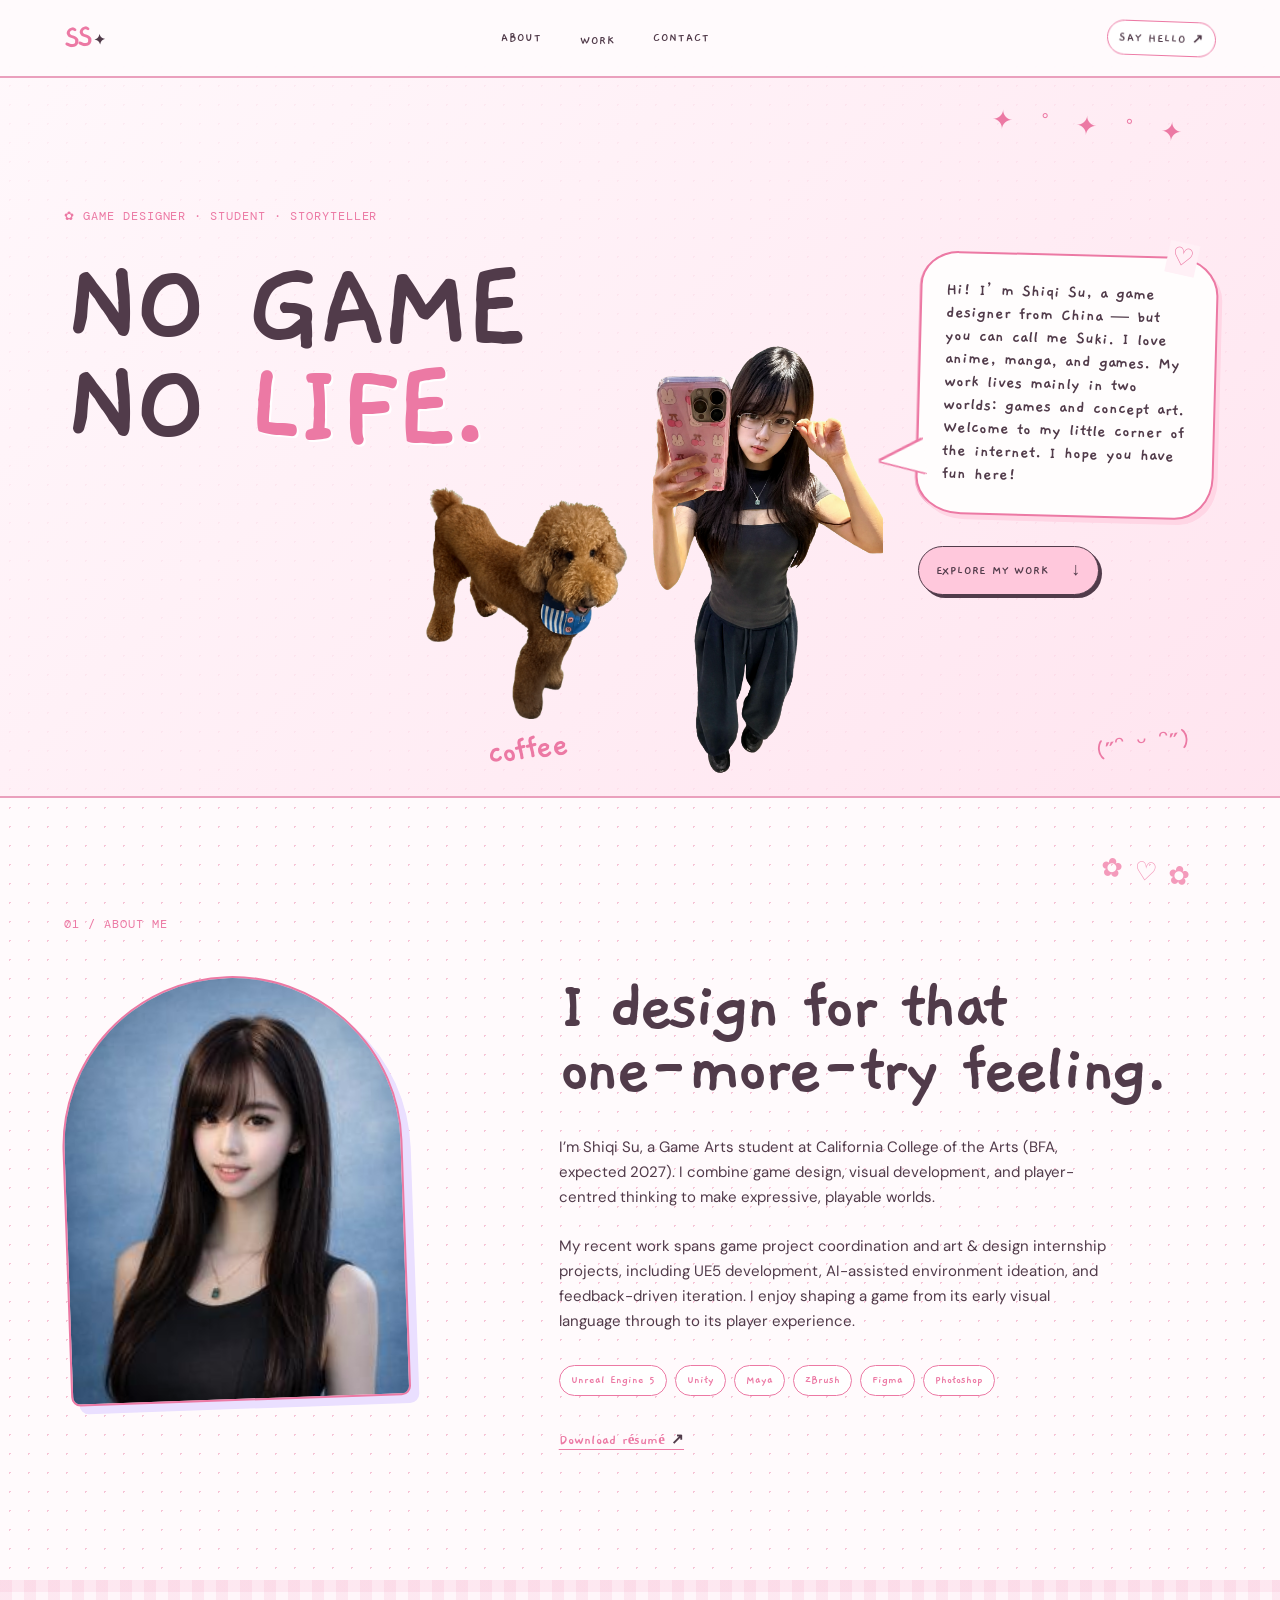
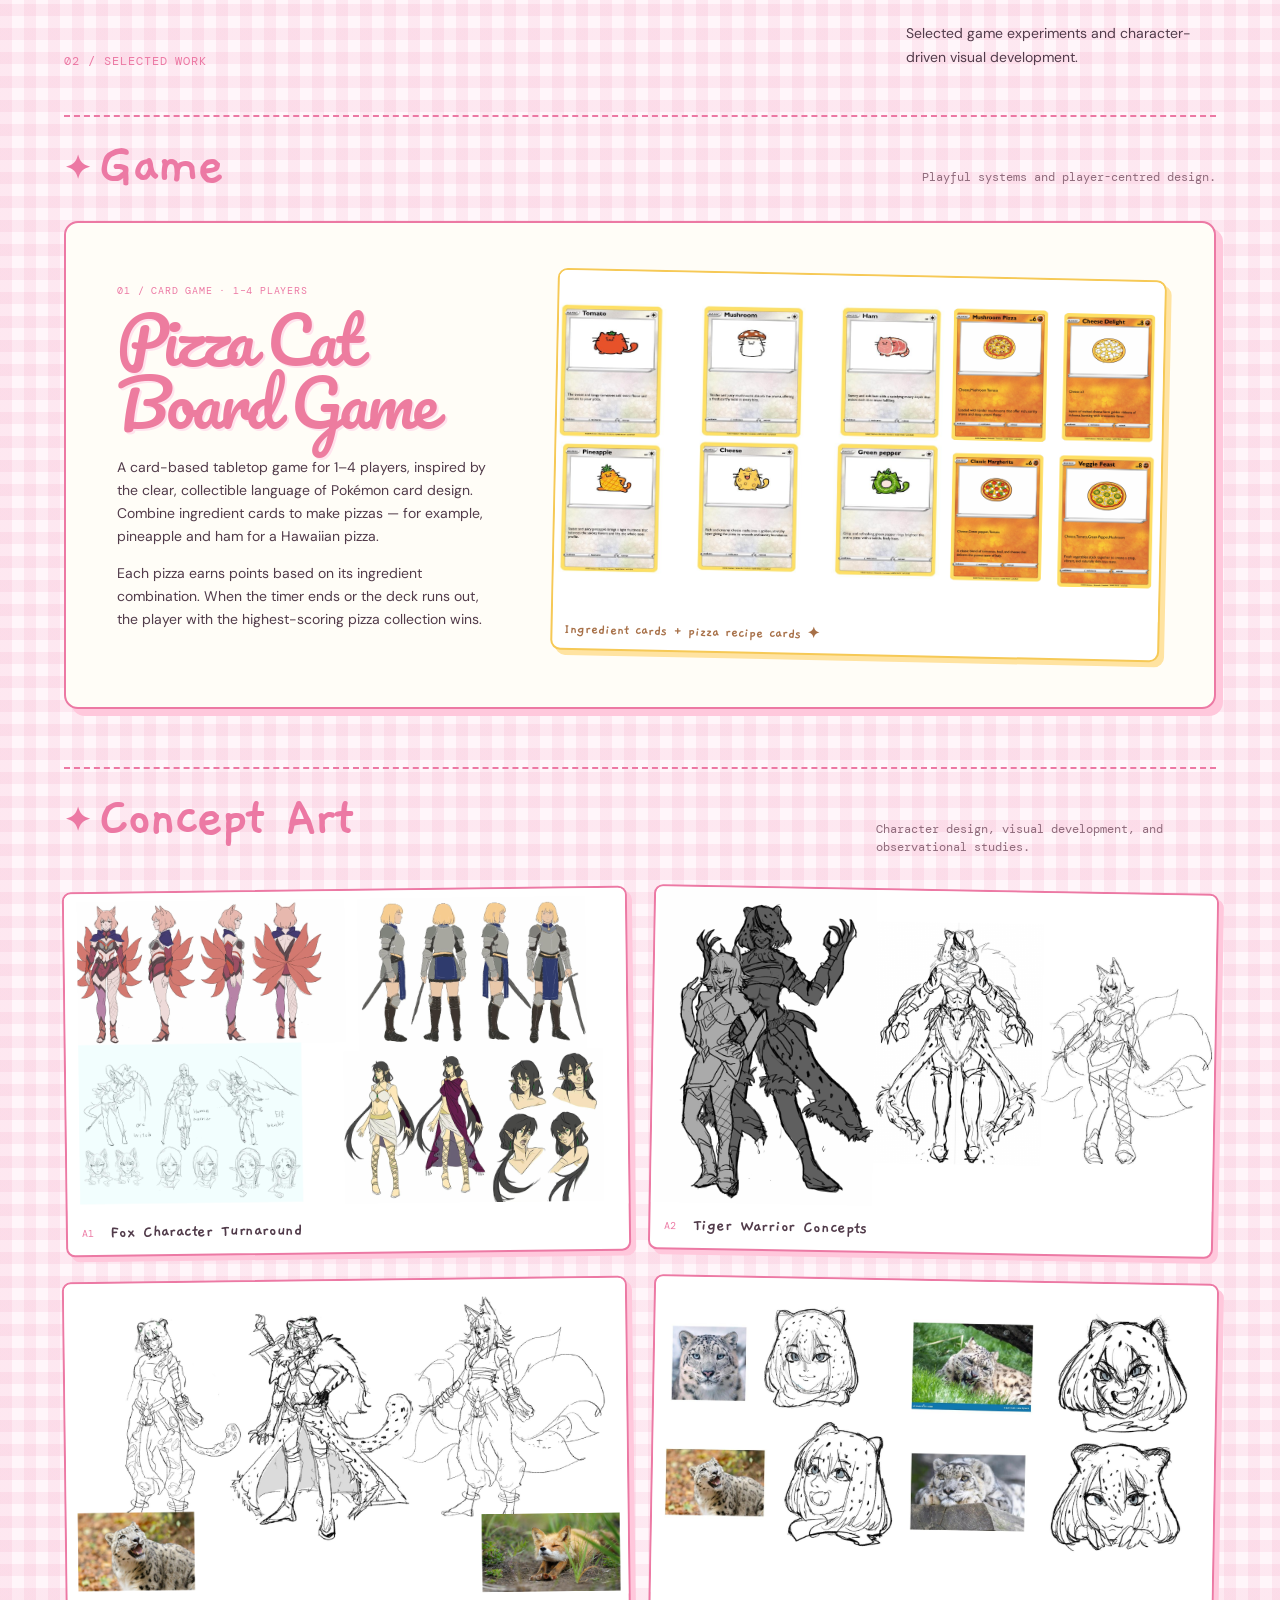
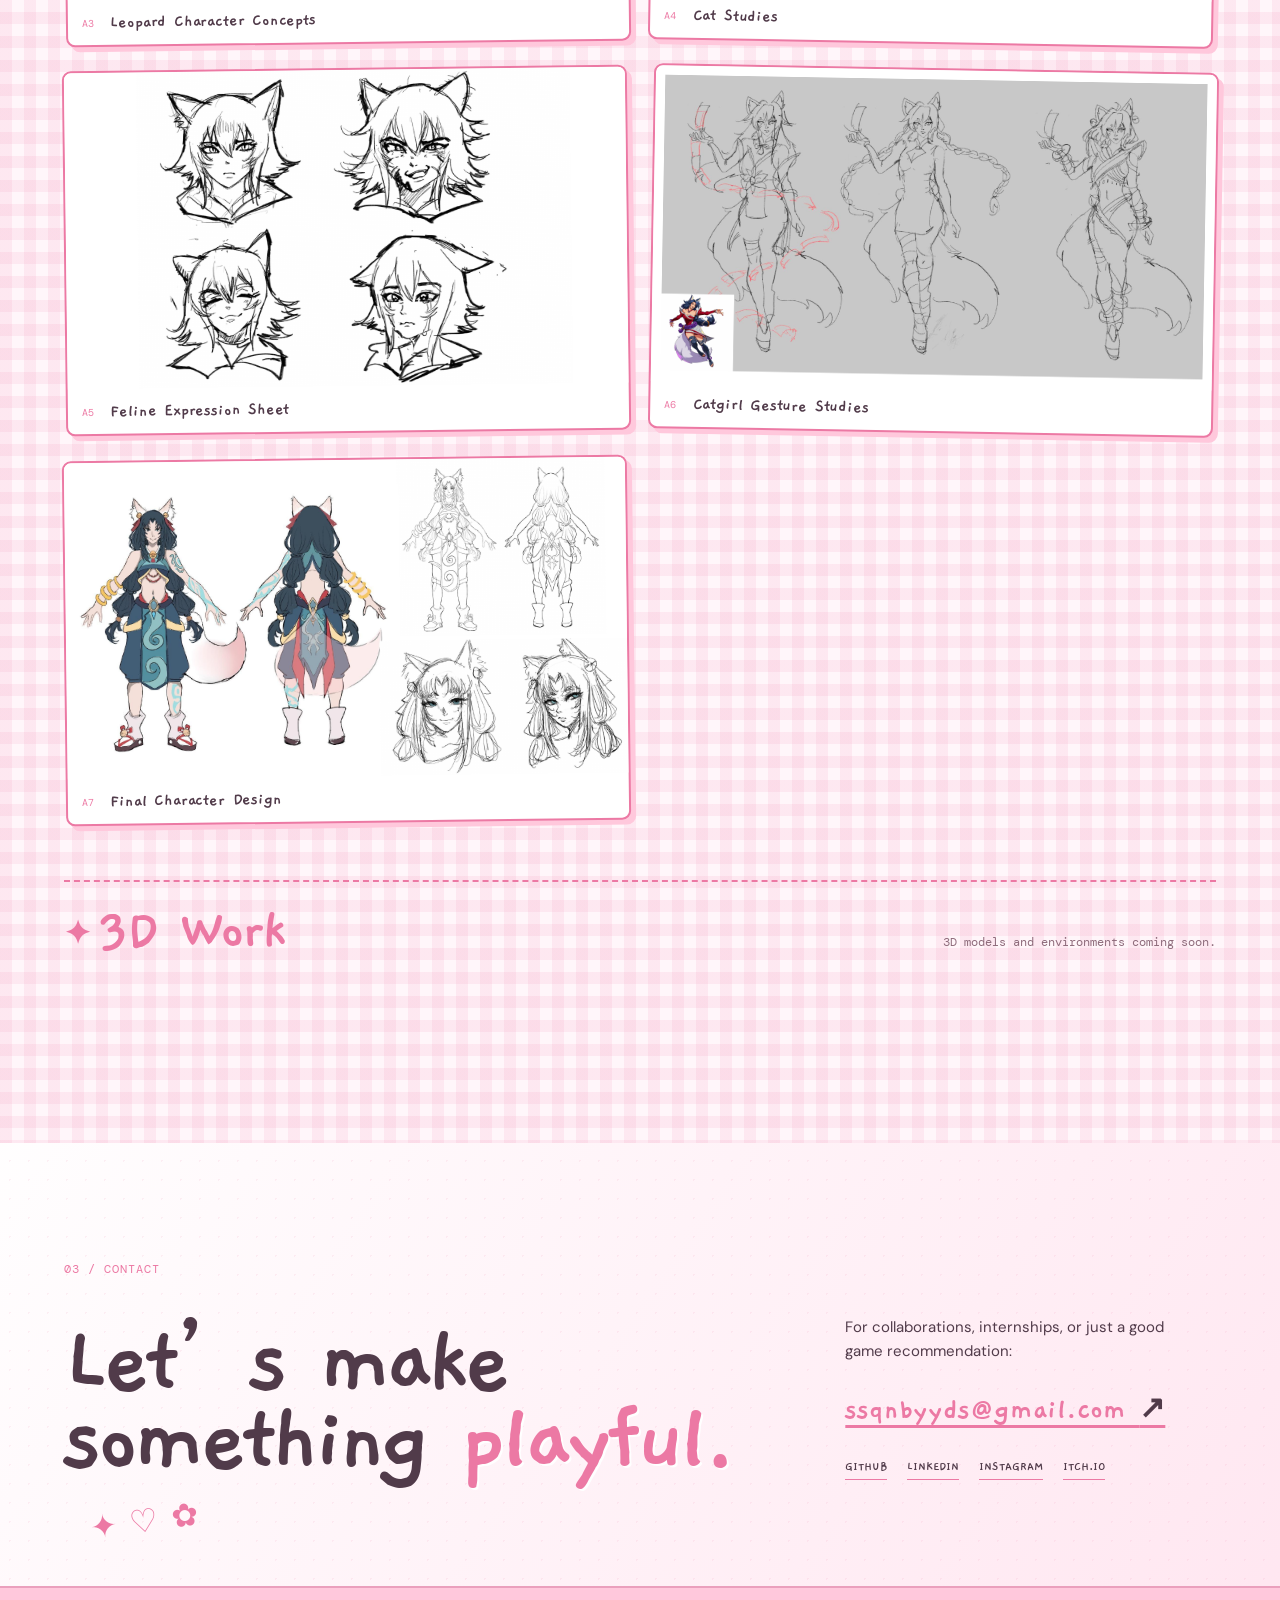
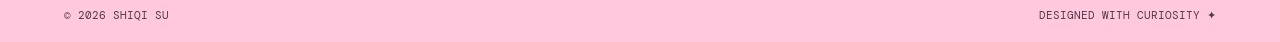
<file: index.html>
<!doctype html>
<html lang="en">
  <head>
    <meta charset="UTF-8" />
    <meta name="viewport" content="width=device-width, initial-scale=1.0" />
    <meta
      name="description"
      content="Shiqi Su — Game designer portfolio."
    />
    <title>Shiqi Su — Game Designer</title>
    <link rel="preconnect" href="https://fonts.googleapis.com" />
    <link rel="preconnect" href="https://fonts.gstatic.com" crossorigin />
    <link
      href="https://fonts.googleapis.com/css2?family=DM+Mono&family=DM+Sans:opsz,wght@9..40,400;9..40,500;9..40,700&family=Gaegu:wght@400;700&family=Pacifico&display=swap"
      rel="stylesheet"
    />
    <link rel="stylesheet" href="styles.css" />
  </head>
  <body>
    <div class="grain" aria-hidden="true"></div>
    <header class="site-header">
      <a class="brand" href="#top" aria-label="Shiqi Su home">SS<span>✦</span></a>
      <nav aria-label="Main navigation">
        <a href="#about">About</a>
        <div class="nav-dropdown">
          <a href="#work" aria-haspopup="true">Work</a>
          <div class="work-menu" aria-label="Work categories">
            <a href="#concept-art">Concept Art</a>
            <a href="#three-d-work">3D Work</a>
            <a href="#game-work">Game</a>
          </div>
        </div>
        <a href="#contact">Contact</a>
      </nav>
      <a class="header-email" href="mailto:ssqnbyyds@gmail.com">Say hello ↗</a>
    </header>

    <main id="top">
      <section class="hero section-wrap">
        <p class="eyebrow">GAME DESIGNER · STUDENT · STORYTELLER</p>
        <div class="hero-grid">
          <h1>NO GAME<br />NO <em>LIFE.</em></h1>
          <div class="hero-side">
            <p class="hero-intro">
              Hi! I’m Shiqi Su, a game designer from China — but you can call me
              Suki. I love anime, manga, and games. My work lives mainly in two
              worlds: games and concept art. Welcome to my little corner of the
              internet. I hope you have fun here!
            </p>
            <a class="button button-dark" href="#work">Explore my work <span>↓</span></a>
          </div>
        </div>
        <div class="hero-decoration" aria-hidden="true">
          <img src="assets/hero/character-v2-transparent.png" alt="" />
        </div>
        <div class="coffee-dog" aria-hidden="true">
          <img src="assets/hero/coffee-dog-transparent.png" alt="" />
          <span>coffee</span>
        </div>
      </section>

      <section class="about section-wrap" id="about">
        <p class="section-label">01 / ABOUT ME</p>
        <div class="about-grid">
          <div class="portrait">
            <img src="assets/profile/shiqi-su.jpg" alt="Portrait of Shiqi Su" />
          </div>
          <div class="about-copy">
            <h2>I design for that<br />one-more-try feeling.</h2>
            <p>
              I’m Shiqi Su, a Game Arts student at California College of the Arts
              (BFA, expected 2027). I combine game design, visual development, and
              player-centred thinking to make expressive, playable worlds.
            </p>
            <p>
              My recent work spans game project coordination and art & design
              internship projects, including UE5 development, AI-assisted environment
              ideation, and feedback-driven iteration. I enjoy shaping a game from
              its early visual language through to its player experience.
            </p>
            <div class="tools">
              <span>Unreal Engine 5</span><span>Unity</span><span>Maya</span><span>ZBrush</span><span>Figma</span><span>Photoshop</span>
            </div>
            <a class="text-link" href="assets/Shiqi-Su-Resume.pdf" target="_blank" rel="noreferrer">Download résumé <span>↗</span></a>
          </div>
        </div>
      </section>

      <section class="work section-wrap" id="work">
        <div class="work-heading">
          <p class="section-label">02 / SELECTED WORK</p>
          <p class="work-intro">Selected game experiments and character-driven visual development.</p>
        </div>

        <div class="work-category games-category" id="game-work">
          <div class="category-heading">
            <h3>Game</h3>
            <p>Playful systems and player-centred design.</p>
          </div>
          <article class="game-feature">
            <div class="game-feature-copy">
              <p class="game-kicker">01 / CARD GAME · 1–4 PLAYERS</p>
              <h4>Pizza Cat<br />Board Game</h4>
              <p>
                A card-based tabletop game for 1–4 players, inspired by the clear,
                collectible language of Pokémon card design. Combine ingredient cards
                to make pizzas — for example, pineapple and ham for a Hawaiian pizza.
              </p>
              <p>
                Each pizza earns points based on its ingredient combination. When the
                timer ends or the deck runs out, the player with the highest-scoring
                pizza collection wins.
              </p>
            </div>
            <figure class="game-feature-art">
              <img src="assets/games/pizza-cat-board-game-cards.png" alt="Pizza Cat Board Game ingredient and pizza cards" />
              <figcaption>Ingredient cards + pizza recipe cards ✦</figcaption>
            </figure>
          </div>
        </div>

        <div class="work-category concept-category" id="concept-art">
          <div class="category-heading">
            <h3>Concept Art</h3>
            <p>Character design, visual development, and observational studies.</p>
          </div>
          <div class="concept-grid">
            <figure class="concept-card concept-card--wide"><img src="assets/concept-art/fox-turnaround.png" alt="Fox character turnaround and costume variations" /><figcaption><span>A1</span> Fox Character Turnaround</figcaption></figure>
            <figure class="concept-card"><img src="assets/concept-art/tiger-warrior.png" alt="Tiger warrior concept art" /><figcaption><span>A2</span> Tiger Warrior Concepts</figcaption></figure>
            <figure class="concept-card"><img src="assets/concept-art/leopard-concepts.png" alt="Leopard character concept art" /><figcaption><span>A3</span> Leopard Character Concepts</figcaption></figure>
            <figure class="concept-card"><img src="assets/concept-art/cat-studies.png" alt="Cat observational studies" /><figcaption><span>A4</span> Cat Studies</figcaption></figure>
            <figure class="concept-card"><img src="assets/concept-art/feline-expressions.png" alt="Feline character expression sheet" /><figcaption><span>A5</span> Feline Expression Sheet</figcaption></figure>
            <figure class="concept-card"><img src="assets/concept-art/catgirl-gestures.png" alt="Catgirl gesture studies" /><figcaption><span>A6</span> Catgirl Gesture Studies</figcaption></figure>
            <figure class="concept-card concept-card--wide"><img src="assets/concept-art/final-character.png" alt="Final colored character design with front and back views" /><figcaption><span>A7</span> Final Character Design</figcaption></figure>
          </div>
        </div>

        <div class="work-category three-d-category" id="three-d-work">
          <div class="category-heading">
            <h3>3D Work</h3>
            <p>3D models and environments coming soon.</p>
          </div>
        </div>
      </section>

      <section class="contact section-wrap" id="contact">
        <p class="section-label">03 / CONTACT</p>
        <div class="contact-content">
          <h2>Let’s make<br />something <em>playful.</em></h2>
          <div>
            <p>For collaborations, internships, or just a good game recommendation:</p>
            <a class="email" href="mailto:ssqnbyyds@gmail.com">ssqnbyyds@gmail.com <span>↗</span></a>
            <div class="socials">
              <!-- Replace the platform URLs below with your own profile links. -->
              <a href="https://github.com/" target="_blank" rel="noreferrer">GitHub</a>
              <a href="https://www.linkedin.com/" target="_blank" rel="noreferrer">LinkedIn</a>
              <a href="https://www.instagram.com/waluolantewcnjma?igsh=MWNlNzEzMGNiaW04Yg%3D%3D&utm_source=qr" target="_blank" rel="noreferrer">Instagram</a>
              <a href="https://shiqisu.itch.io/" target="_blank" rel="noreferrer">itch.io</a>
            </div>
          </div>
        </div>
      </section>
    </main>

    <footer><span>© <span id="year"></span> Shiqi Su</span><span>Designed with curiosity ✦</span></footer>
    <script src="script.js"></script>
  </body>
</html>
</file>
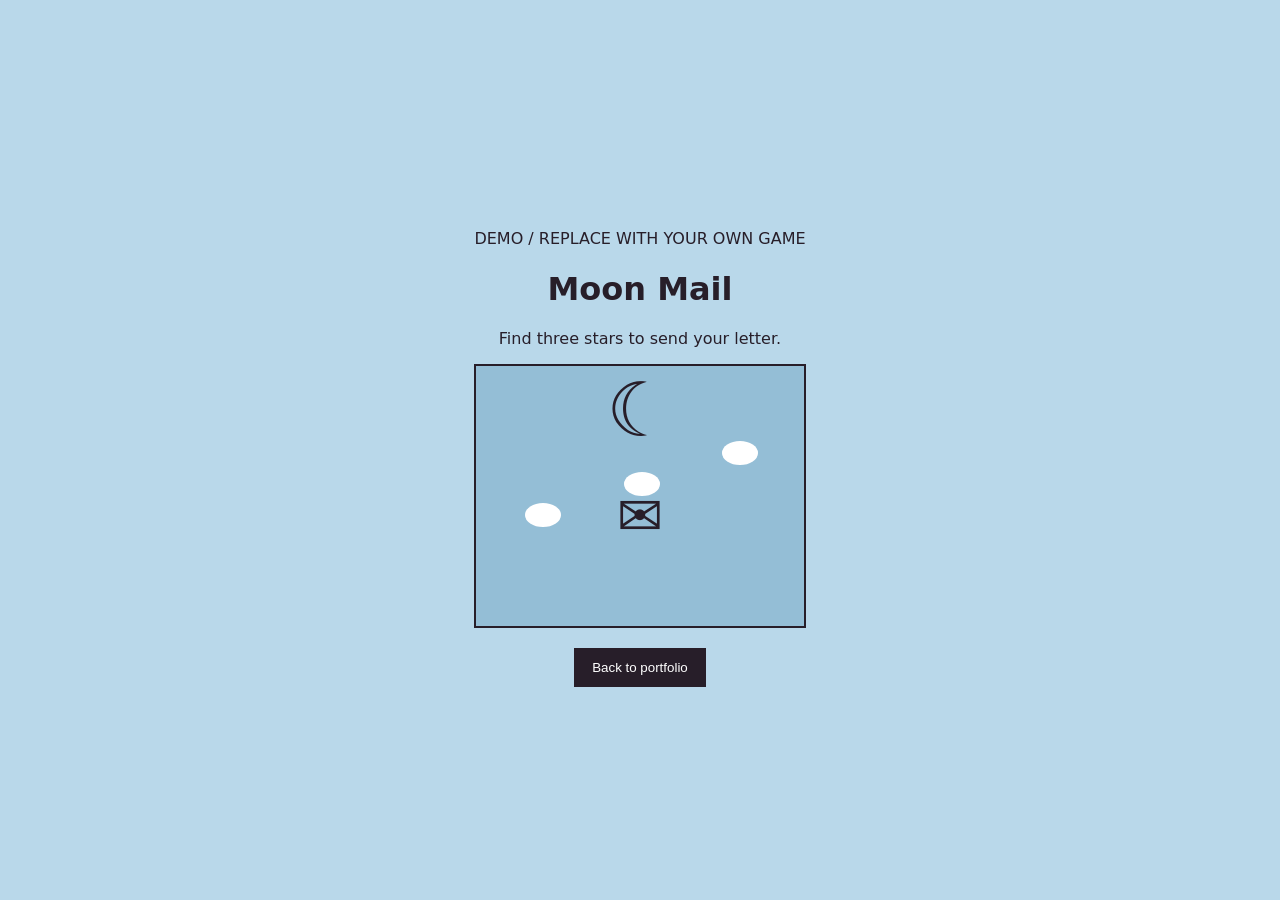
<file: games/moon-mail/index.html>
<!doctype html>
<html lang="en"><head><meta charset="utf-8"><meta name="viewport" content="width=device-width,initial-scale=1"><title>Moon Mail</title><style>body{margin:0;display:grid;min-height:100vh;place-items:center;background:#b9d8ea;color:#271e29;font-family:system-ui,sans-serif}.game{max-width:620px;padding:40px;text-align:center}.sky{height:260px;position:relative;border:2px solid #271e29;background:#94bed6;overflow:hidden}.star{position:absolute;background:#fff;border-radius:50%;width:10px;height:10px;cursor:pointer}.moon{font-size:75px}.letter{font-size:55px;margin-top:30px}button{padding:12px 18px;background:#271e29;color:white;border:0;margin-top:20px;cursor:pointer}</style></head><body><main class="game"><p>DEMO / REPLACE WITH YOUR OWN GAME</p><h1>Moon Mail</h1><p id="copy">Find three stars to send your letter.</p><div class="sky"><div class="moon">☾</div><div class="letter">✉</div></div><button onclick="location.href='../../'">Back to portfolio</button></main><script>const sky=document.querySelector('.sky'),copy=document.querySelector('#copy');let found=0;for(let i=0;i<3;i++){let s=document.createElement('button');s.className='star';s.style.left=(15+i*30)+'%';s.style.top=(45-i*12)+'%';s.onclick=()=>{s.remove();copy.textContent=++found===3?'Your letter is on its way ✦':`Stars found: ${found}/3`};sky.append(s)}</script></body></html>
</file>
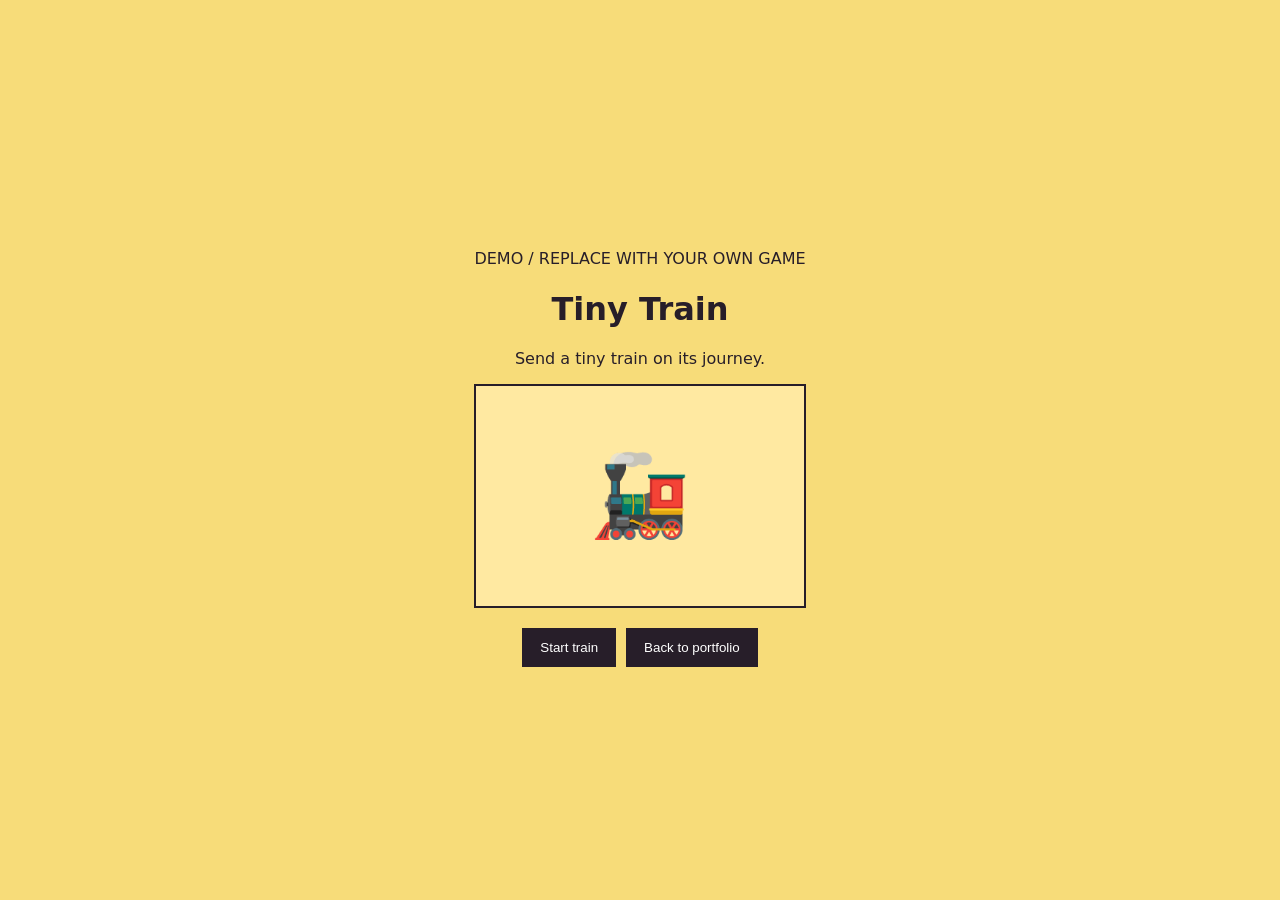
<file: games/tiny-train/index.html>
<!doctype html>
<html lang="en"><head><meta charset="utf-8"><meta name="viewport" content="width=device-width,initial-scale=1"><title>Tiny Train</title><style>body{margin:0;display:grid;min-height:100vh;place-items:center;background:#f7dc79;color:#271e29;font-family:system-ui,sans-serif}.game{max-width:620px;padding:40px;text-align:center}.track{height:220px;display:grid;place-items:center;border:2px solid #271e29;background:#ffe9a1}.train{font-size:80px;transition:transform 1.3s ease}.go{transform:translateX(300px)}button{padding:12px 18px;background:#271e29;color:white;border:0;margin:20px 5px 0;cursor:pointer}</style></head><body><main class="game"><p>DEMO / REPLACE WITH YOUR OWN GAME</p><h1>Tiny Train</h1><p>Send a tiny train on its journey.</p><div class="track"><div id="train" class="train">🚂</div></div><button id="go">Start train</button><button onclick="location.href='../../'">Back to portfolio</button></main><script>document.querySelector('#go').onclick=()=>{const t=document.querySelector('#train');t.classList.remove('go');void t.offsetWidth;t.classList.add('go')}</script></body></html>
</file>
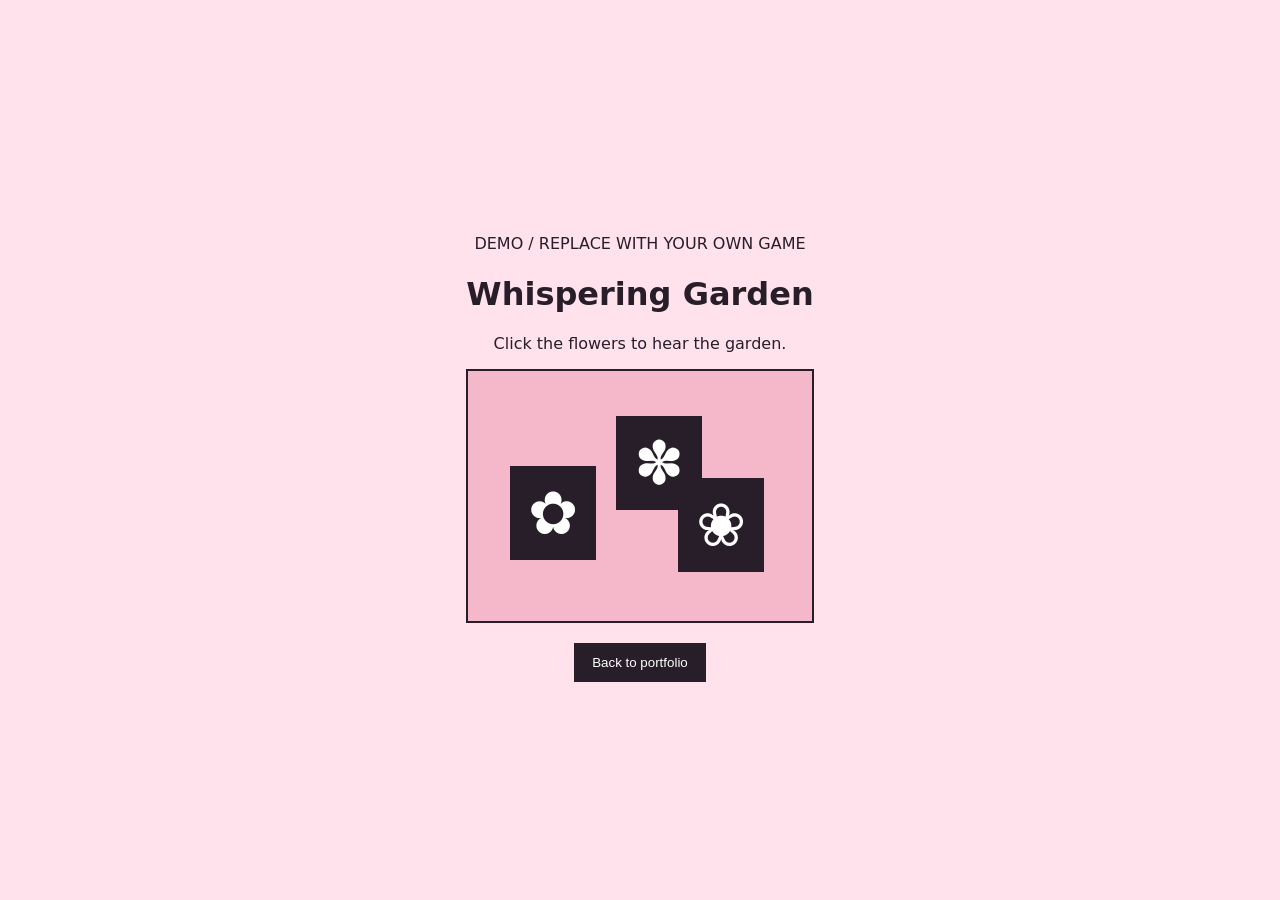
<file: games/whispering-garden/index.html>
<!doctype html>
<html lang="en"><head><meta charset="utf-8"><meta name="viewport" content="width=device-width,initial-scale=1"><title>Whispering Garden</title><style>body{margin:0;display:grid;min-height:100vh;place-items:center;background:#ffe2eb;color:#271e29;font-family:system-ui,sans-serif}.game{max-width:620px;padding:40px;text-align:center}.garden{height:250px;position:relative;border:2px solid #271e29;background:#f5b8cb;overflow:hidden}.flower{position:absolute;font-size:60px;cursor:pointer;transition:transform .2s}.flower:hover{transform:scale(1.2)}.flower:nth-child(1){left:12%;top:30%}.flower:nth-child(2){left:43%;top:10%}.flower:nth-child(3){right:14%;top:35%}button{padding:12px 18px;background:#271e29;color:white;border:0;margin-top:20px;cursor:pointer}</style></head><body><main class="game"><p>DEMO / REPLACE WITH YOUR OWN GAME</p><h1>Whispering Garden</h1><p id="copy">Click the flowers to hear the garden.</p><div class="garden"><button class="flower" aria-label="flower">✿</button><button class="flower" aria-label="flower">✽</button><button class="flower" aria-label="flower">❀</button></div><button onclick="location.href='../../'">Back to portfolio</button></main><script>let n=0;const lines=['A bee hums a tiny tune.','The leaves are trading secrets.','A seed dreams of being tall.'];document.querySelectorAll('.flower').forEach(x=>x.onclick=()=>{document.querySelector('#copy').textContent=lines[n++%lines.length]})</script></body></html>
</file>
<file: styles.css>
:root {
  --ink: #513b4a;
  --paper: #fffafc;
  --pink: #ffc8dc;
  --pink-soft: #fff0f6;
  --pink-deep: #ec79a4;
  --rose: #f49abb;
  --lavender: #eadfff;
  --mint: #d9f2e6;
  --line: #eaa0bd;
  --mono: "DM Mono", monospace;
  --sans: "DM Sans", sans-serif;
  --hand: "Gaegu", cursive;
  --display: "Pacifico", cursive;
}

* { box-sizing: border-box; }
html { scroll-behavior: smooth; }
body { margin: 0; color: var(--ink); background-color: var(--paper); background-image: radial-gradient(#f6c4d6 1px, transparent 1px); background-size: 19px 19px; font-family: var(--sans); }
a { color: inherit; }.grain { display: none; }

.site-header { height: 78px; padding: 0 clamp(22px, 5vw, 76px); display: flex; align-items: center; justify-content: space-between; border-bottom: 2px solid var(--line); position: sticky; top: 0; background: rgba(255,250,252,.93); backdrop-filter: blur(12px); z-index: 20; }
.brand { font: 700 32px/1 var(--hand); color: var(--pink-deep); letter-spacing: -.07em; text-decoration: none; transform: rotate(-4deg); }.brand span { margin-left: 2px; font-size: 14px; color: var(--ink); }
nav { display: flex; gap: clamp(18px, 3vw, 43px); align-items: center; } nav a, .header-email { font: 13px var(--hand); font-weight: 700; text-decoration: none; text-transform: uppercase; letter-spacing: .08em; } nav > a:hover, .nav-dropdown > a:hover, .header-email:hover, .text-link:hover, .socials a:hover { color: var(--pink-deep); }.header-email { padding: 8px 11px; border: 1.5px solid var(--pink-deep); border-radius: 50px; background: #fff; transform: rotate(2deg); }
.nav-dropdown { position: relative; padding: 19px 0; margin: -19px 0; }.work-menu { position: absolute; z-index: 10; top: calc(100% - 2px); left: 50%; min-width: 158px; padding: 8px; display: grid; gap: 3px; visibility: hidden; opacity: 0; transform: translate(-50%, -5px) rotate(-1deg); border: 1.5px solid var(--pink-deep); border-radius: 8px; background: #fff9fc; box-shadow: 4px 4px 0 var(--pink); transition: opacity .18s ease, transform .18s ease, visibility .18s; }.work-menu a { padding: 8px 10px; color: var(--ink); font-size: 12px; white-space: nowrap; }.work-menu a:hover { border-radius: 5px; background: var(--pink); color: var(--ink); }.nav-dropdown:hover .work-menu, .nav-dropdown:focus-within .work-menu { visibility: visible; opacity: 1; transform: translate(-50%, 0) rotate(-1deg); }

.section-wrap { padding-left: clamp(24px, 5vw, 76px); padding-right: clamp(24px, 5vw, 76px); }.hero { min-height: 720px; padding-top: clamp(73px, 11vw, 130px); position: relative; overflow: hidden; border-bottom: 2px solid var(--line); background: linear-gradient(135deg, rgba(255,247,251,.8), rgba(255,223,236,.8)); }.hero:before { content: "✦  ˚  ✦  ˚  ✦"; position: absolute; top: 33px; right: 7vw; color: var(--pink-deep); font: 26px var(--hand); letter-spacing: 8px; transform: rotate(4deg); }.hero:after { content: "(˶ᵔ ᵕ ᵔ˶)"; position: absolute; right: 7%; bottom: 35px; color: var(--pink-deep); font: 26px var(--hand); transform: rotate(-8deg); }
.eyebrow, .section-label { margin: 0; color: var(--pink-deep); font: 12px var(--mono); letter-spacing: .08em; }.eyebrow:before { content: "✿ "; }.hero-grid { display: grid; grid-template-columns: 1.5fr .55fr; gap: 40px; align-items: end; margin-top: 30px; position: relative; z-index: 1; } h1, h2 { font: 700 clamp(62px, 10vw, 148px)/.78 var(--hand); letter-spacing: -.06em; margin: 0; } h1 { color: var(--ink); }.hero h1 { align-self: start; margin-top: 4px; } em { font-style: normal; color: var(--pink-deep); text-shadow: 2px 2px 0 #fff; }.hero-side { max-width: 330px; padding-bottom: 20px; }.hero-side p, .about-copy p, .work-intro, .contact-content p { font-size: 15px; line-height: 1.65; margin: 0 0 25px; }.hero-intro { position: relative; width: 100%; margin: 0 0 29px !important; padding: 25px 24px 27px; border: 2px solid var(--pink-deep); border-radius: 38px 43px 39px 46px / 34px 39px 43px 37px; background: #fffdfd; color: var(--ink); box-shadow: 4px 5px 0 #ffd6e5; font: 700 18px/1.28 var(--hand) !important; transform: rotate(1.5deg); }.hero-intro:before { content: ""; position: absolute; right: 37px; bottom: -18px; width: 30px; height: 29px; border-right: 2px solid var(--pink-deep); border-bottom: 2px solid var(--pink-deep); background: #fffdfd; clip-path: polygon(0 0,100% 0,100% 100%); transform: skewX(-18deg) rotate(18deg); }.hero-intro:after { content: "♡"; position: absolute; top: -16px; right: 20px; padding: 0 4px; background: var(--pink-soft); color: var(--pink-deep); font: 25px var(--hand); transform: rotate(11deg); }.button { display: inline-flex; align-items: center; gap: 23px; padding: 12px 17px; border-radius: 50px; font: 13px var(--hand); font-weight: 700; letter-spacing: .06em; text-decoration: none; text-transform: uppercase; transition: transform .2s; }.button:hover { transform: translateY(-3px) rotate(-2deg); }.button-dark { border: 1.5px solid var(--ink); background: var(--pink); color: var(--ink); box-shadow: 3px 3px 0 var(--ink); }.button span { font-size: 18px; }.hero-decoration { position: absolute; width: min(34vw, 430px); aspect-ratio: 1; right: clamp(-80px, 4vw, 56px); bottom: -120px; border: 2px solid var(--pink-deep); border-radius: 50%; background: repeating-conic-gradient(from 45deg, #fff4f8 0 25%, #ffd4e4 0 50%) 50%/34px 34px; }.orb { position: absolute; inset: 18%; border: 2px solid var(--pink-deep); border-radius: 50%; background: var(--pink); }.flower { position: absolute; z-index: 1; color: var(--pink-deep); font-size: clamp(39px, 7vw, 89px); }.flower-one { top: 5%; left: 15%; }.flower-two { bottom: 8%; right: 9%; color: #fff; }.scribble { position: absolute; top: 31%; left: 3%; z-index: 2; color: var(--ink); font: 700 27px/.85 var(--hand); transform: rotate(-16deg); }
.hero-grid { z-index: 2; }.hero-intro { isolation: isolate; box-shadow: 4px 5px 0 #ffd6e5, -1px 1px 0 #f7b4cd; }.hero-intro:before { z-index: -1; left: -38px; right: auto; bottom: 35px; width: 0; height: 0; border-top: 17px solid transparent; border-bottom: 17px solid transparent; border-right: 45px solid #fffdfd; border-left: 0; background: transparent; clip-path: none; filter: drop-shadow(-1.5px 0 0 var(--pink-deep)) drop-shadow(0 1.5px 0 var(--pink-deep)) drop-shadow(0 -1.5px 0 var(--pink-deep)); transform: rotate(-8deg); }.hero-decoration { z-index: 1; width: min(19vw, 260px); aspect-ratio: auto; left: 50%; right: auto; bottom: 0; border: 0; border-radius: 0; background: transparent; pointer-events: none; }.hero-decoration img { display: block; width: 100%; height: auto; }
.coffee-dog { position: absolute; z-index: 1; width: min(16vw, 210px); left: clamp(360px, calc(50% - 215px), 815px); bottom: 32px; pointer-events: none; text-align: center; }.coffee-dog img { display: block; width: 100%; height: auto; }.coffee-dog span { display: block; margin-top: 14px; color: var(--pink-deep); font: 700 35px/.9 var(--hand); letter-spacing: -.04em; transform: rotate(-8deg); }

.about { padding-top: 118px; padding-bottom: 130px; position: relative; }.about:before { content: "✿  ♡  ✿"; position: absolute; top: 58px; right: 7vw; color: var(--rose); font: 26px var(--hand); transform: rotate(7deg); }.about-grid { display: grid; grid-template-columns: minmax(230px,.7fr) 1.3fr; gap: clamp(45px,11vw,170px); margin-top: 44px; align-items: start; }.portrait { max-width: 340px; aspect-ratio: .8; overflow: hidden; border: 2px solid var(--pink-deep); border-radius: 180px 180px 10px 10px; background: var(--pink); box-shadow: 8px 8px 0 var(--lavender); transform: rotate(-2deg); }.portrait img { display: block; width: 100%; height: 100%; object-fit: cover; object-position: center top; filter: saturate(.9) contrast(1.02); }.about-copy { max-width: 630px; }.about h2 { font-size: clamp(46px, 5.8vw, 83px); margin-bottom: 33px; line-height: .85; }.about-copy p { max-width: 550px; }.tools { display: flex; flex-wrap: wrap; gap: 8px; margin: 32px 0; }.tools span { border: 1.5px solid var(--pink-deep); border-radius: 50px; background: #fff; color: var(--pink-deep); font: 12px var(--hand); font-weight: 700; padding: 7px 11px; }.text-link { color: var(--pink-deep); font: 15px var(--hand); font-weight: 700; text-underline-offset: 5px; }.text-link span { color: var(--ink); }

.work { padding-top: 42px; padding-bottom: 130px; background-color: #fff6fa; background-image: linear-gradient(90deg, rgba(244,154,187,.15) 50%, transparent 50%), linear-gradient(rgba(244,154,187,.15) 50%, transparent 50%); background-size: 24px 24px; color: var(--ink); }.work-heading { display: flex; justify-content: space-between; align-items: end; padding-bottom: 46px; }.work-intro { max-width: 310px; margin: 0; font-size: 14px; }.work-category { border-top: 2px dashed var(--pink-deep); padding: 25px 0 58px; scroll-margin-top: 88px; }.category-heading { display: flex; justify-content: space-between; gap: 28px; align-items: baseline; }.category-heading h3 { margin: 0; color: var(--pink-deep); font: 700 clamp(42px,4.6vw,67px)/.8 var(--hand); letter-spacing: -.05em; }.category-heading h3:before { content: "✦ "; font-size: .55em; vertical-align: middle; }.category-heading p { margin: 0; max-width: 340px; color: #8e6b7b; font: 12px/1.5 var(--mono); }.games-category, .three-d-category { min-height: 128px; }.game-feature { display: grid; grid-template-columns: minmax(260px,.76fr) 1.24fr; gap: clamp(24px,5vw,78px); align-items: center; margin-top: 32px; padding: clamp(23px,4vw,52px); border: 2px solid var(--pink-deep); border-radius: 14px; background: #fffdf7; box-shadow: 7px 7px 0 var(--pink); }.game-feature-copy { max-width: 430px; }.game-kicker { margin: 0 0 11px; color: var(--pink-deep); font: 10px var(--mono); letter-spacing: .08em; }.game-feature h4 { margin: 0 0 22px; color: #ed7c9f; font: clamp(38px,5vw,77px)/.98 var(--display); letter-spacing: -.04em; text-shadow: 2px 2px 0 #ffe3ed; }.game-feature-copy > p:not(.game-kicker) { margin: 0 0 14px; font-size: 14px; line-height: 1.65; }.game-feature-art { margin: 0; overflow: hidden; border: 2px solid #f6c956; border-radius: 10px; background: #fff; box-shadow: 5px 5px 0 #ffe3a1; transform: rotate(1.2deg); }.game-feature-art img { display: block; width: 100%; aspect-ratio: 16/9; object-fit: cover; }.game-feature-art figcaption { padding: 9px 12px; color: #a77048; font: 15px var(--hand); font-weight: 700; }.concept-category { padding-bottom: 58px; }.concept-grid { display: grid; grid-template-columns: repeat(2,minmax(0,1fr)); gap: 25px 22px; margin-top: 33px; }.concept-card { margin: 0; overflow: hidden; border: 2px solid var(--pink-deep); border-radius: 9px; background: #fff; color: var(--ink); box-shadow: 5px 5px 0 var(--pink); }.concept-card:nth-child(even) { transform: rotate(1deg); }.concept-card:nth-child(odd) { transform: rotate(-.7deg); }.concept-card img { display: block; width: 100%; aspect-ratio: 16/9; object-fit: cover; object-position: center; transition: transform .35s ease; }.concept-card:hover img { transform: scale(1.035); }.concept-card figcaption { padding: 11px 14px; font: 18px var(--hand); font-weight: 700; letter-spacing: -.01em; }.concept-card figcaption span { margin-right: 9px; color: var(--pink-deep); font: 10px var(--mono); }

.contact { padding-top: 118px; padding-bottom: 106px; position: relative; background: linear-gradient(125deg, rgba(255,255,255,.75), rgba(255,226,238,.8)); }.contact:after { content: "✦  ♡  ✿"; position: absolute; bottom: 42px; left: 7vw; color: var(--pink-deep); font: 32px var(--hand); transform: rotate(-8deg); }.contact-content { display: grid; grid-template-columns: 1.4fr .7fr; align-items: end; gap: 40px; margin-top: 38px; }.contact h2 { font-size: clamp(55px,7.8vw,118px); }.contact-content > div { max-width: 360px; }.email { display: inline-block; color: var(--pink-deep); font: 700 clamp(24px,2.4vw,32px) var(--hand); text-underline-offset: 7px; }.email span { color: var(--ink); }.socials { display: flex; gap: 20px; margin-top: 30px; }.socials a { font: 13px var(--hand); font-weight: 700; text-decoration: none; text-transform: uppercase; border-bottom: 1px solid var(--pink-deep); padding-bottom: 4px; }
footer { padding: 20px clamp(24px,5vw,76px); display: flex; justify-content: space-between; border-top: 2px solid var(--line); background: var(--pink); color: var(--ink); font: 11px var(--mono); text-transform: uppercase; }

@media (max-width: 760px) { .site-header { height: 64px; }.header-email { display: none; }.hero { min-height: 610px; }.hero-grid,.about-grid,.contact-content { grid-template-columns: 1fr; }.hero-side { margin-top: 18px; }.hero-decoration { width: 290px; right: -90px; }.hero:before { right: 22px; top: 20px; font-size: 18px; }.about { padding-top: 82px; padding-bottom: 84px; }.portrait { width: min(75vw,310px); }.work-heading { display: block; }.work-intro { margin-top: 23px; }.category-heading { display: block; }.category-heading p { margin-top: 11px; }.game-feature { grid-template-columns: 1fr; gap: 26px; padding: 26px; }.game-feature h4 { font-size: clamp(44px,13vw,70px); }.concept-grid { grid-template-columns: 1fr; }.concept-card--wide { grid-column: auto; }.concept-card img { aspect-ratio: 4/3; }.contact { padding-top: 82px; padding-bottom: 78px; }.contact-content { gap: 37px; } }
@media (max-width: 420px) { nav { gap: 14px; } nav a { font-size: 10px; }.work-menu { left: 0; transform: translate(0,-5px) rotate(-1deg); }.nav-dropdown:hover .work-menu,.nav-dropdown:focus-within .work-menu { transform: translate(0,0) rotate(-1deg); }.hero { min-height: 560px; }.hero:after { font-size: 20px; }.category-heading h3 { font-size: 48px; } footer { gap: 14px; flex-direction: column; } }
@media (max-width: 760px) { .hero { min-height: 940px; }.hero-decoration { width: 145px; left: auto; right: 18px; bottom: 0; } }
@media (max-width: 420px) { .hero { min-height: 940px; }.hero-decoration { width: 130px; right: 12px; } }
@media (max-width: 760px) { .coffee-dog { width: 120px; left: 24px; bottom: 118px; }.coffee-dog span { font-size: 28px; } }
</file>
